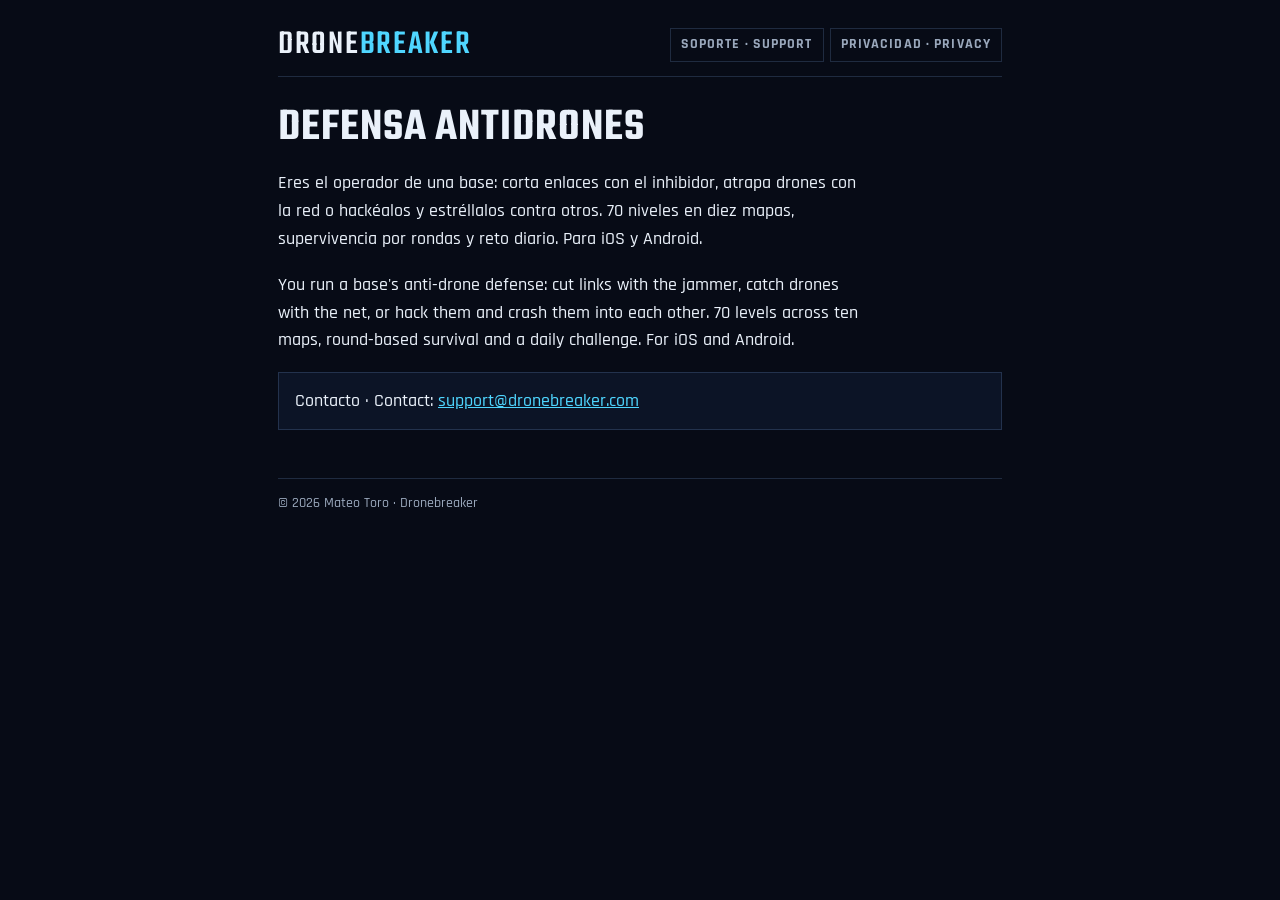
<file: index.html>
<!doctype html>
<html lang="es">
<head>
<meta charset="utf-8">
<meta name="viewport" content="width=device-width, initial-scale=1">
<title>Dronebreaker</title>
<meta name="description" content="Dronebreaker: juego de defensa antidrones para iOS y Android.">
<link rel="preconnect" href="https://fonts.googleapis.com">
<link rel="stylesheet" href="https://fonts.googleapis.com/css2?family=Teko:wght@600&family=Rajdhani:wght@500;700&display=swap">
<link rel="stylesheet" href="style.css">
</head>
<body>
<div class="wrap">
<header>
  <a class="brand" href="./">Drone<span>breaker</span></a>
  <nav>
    <a href="support/">Soporte · Support</a>
    <a href="privacy/">Privacidad · Privacy</a>
  </nav>
</header>
<main>
  <h1>Defensa antidrones</h1>
  <p>Eres el operador de una base: corta enlaces con el inhibidor, atrapa drones con la red o hackéalos y estréllalos contra otros. 70 niveles en diez mapas, supervivencia por rondas y reto diario. Para iOS y Android.</p>
  <p lang="en">You run a base's anti-drone defense: cut links with the jammer, catch drones with the net, or hack them and crash them into each other. 70 levels across ten maps, round-based survival and a daily challenge. For iOS and Android.</p>
  <div class="box"><p>Contacto · Contact: <a href="mailto:support@dronebreaker.com">support@dronebreaker.com</a></p></div>
</main>
<footer>© 2026 Mateo Toro · Dronebreaker</footer>
</div>
</body>
</html>
</file>
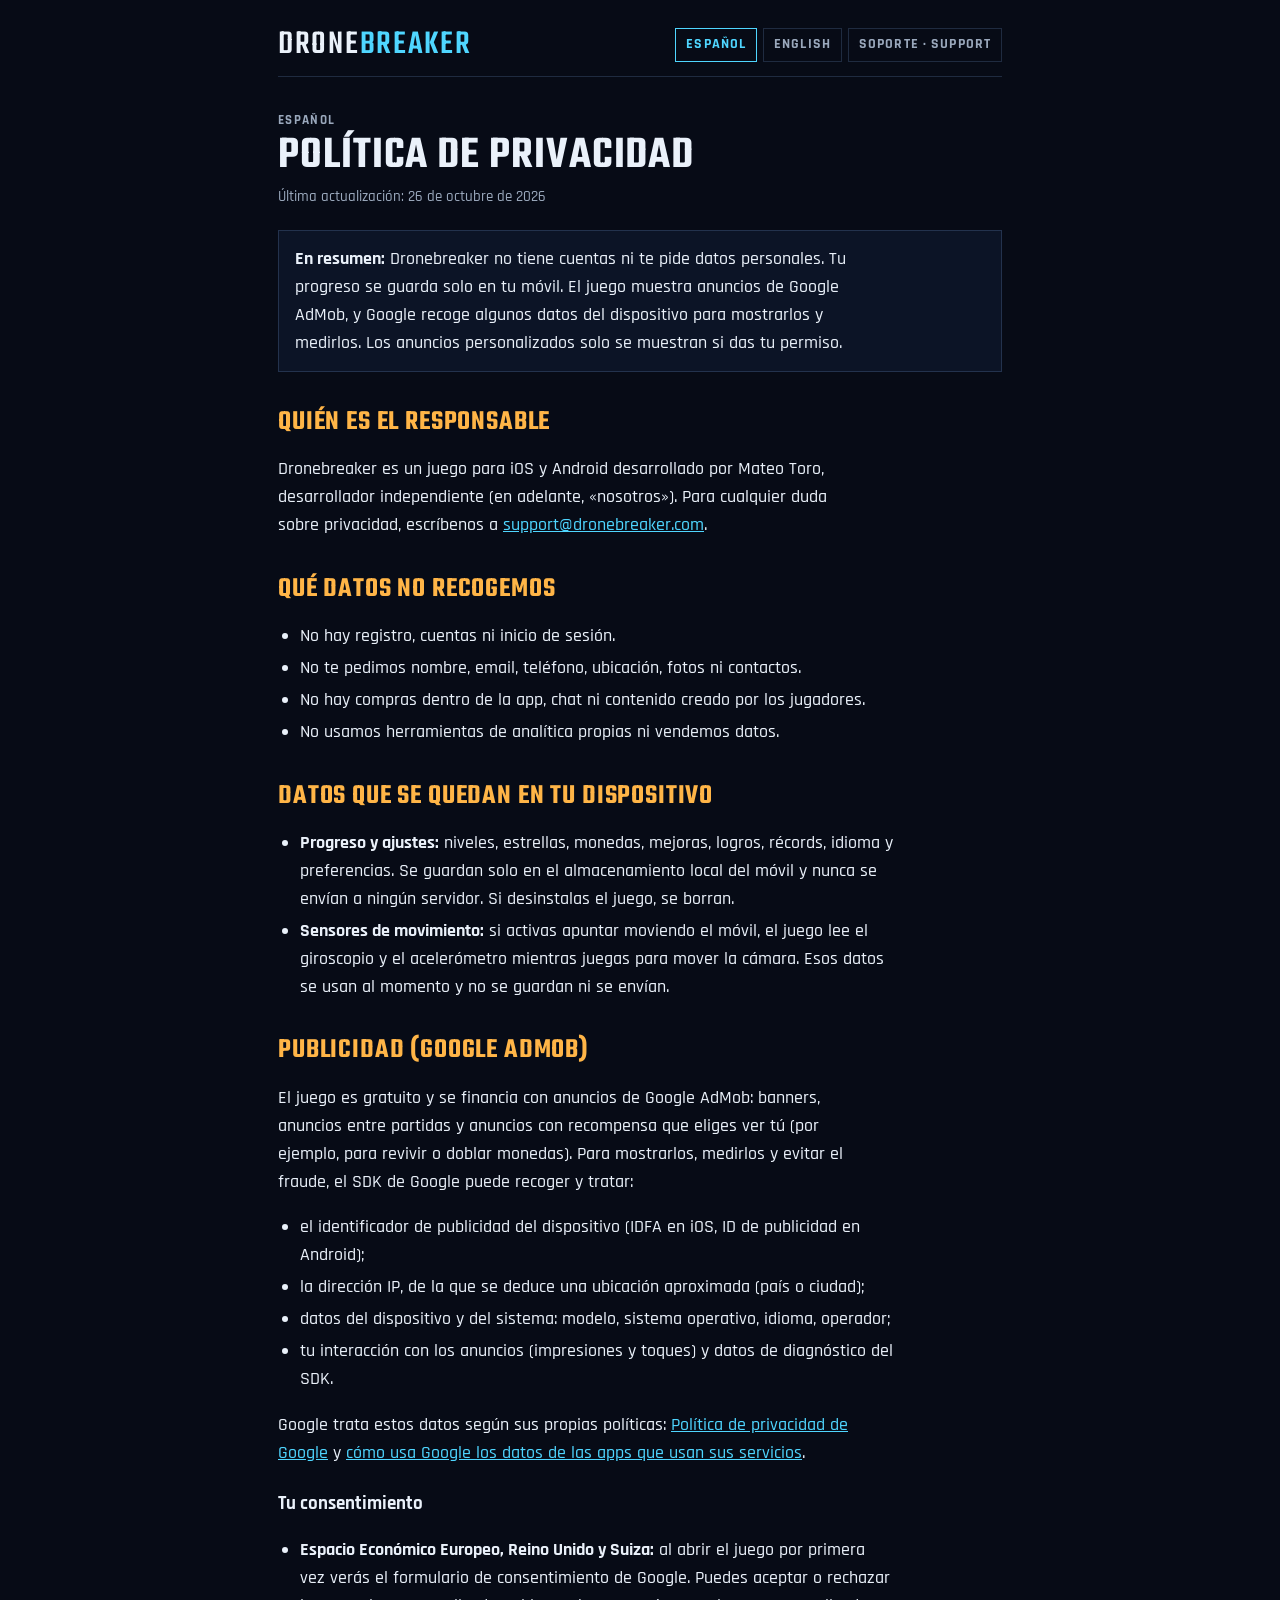
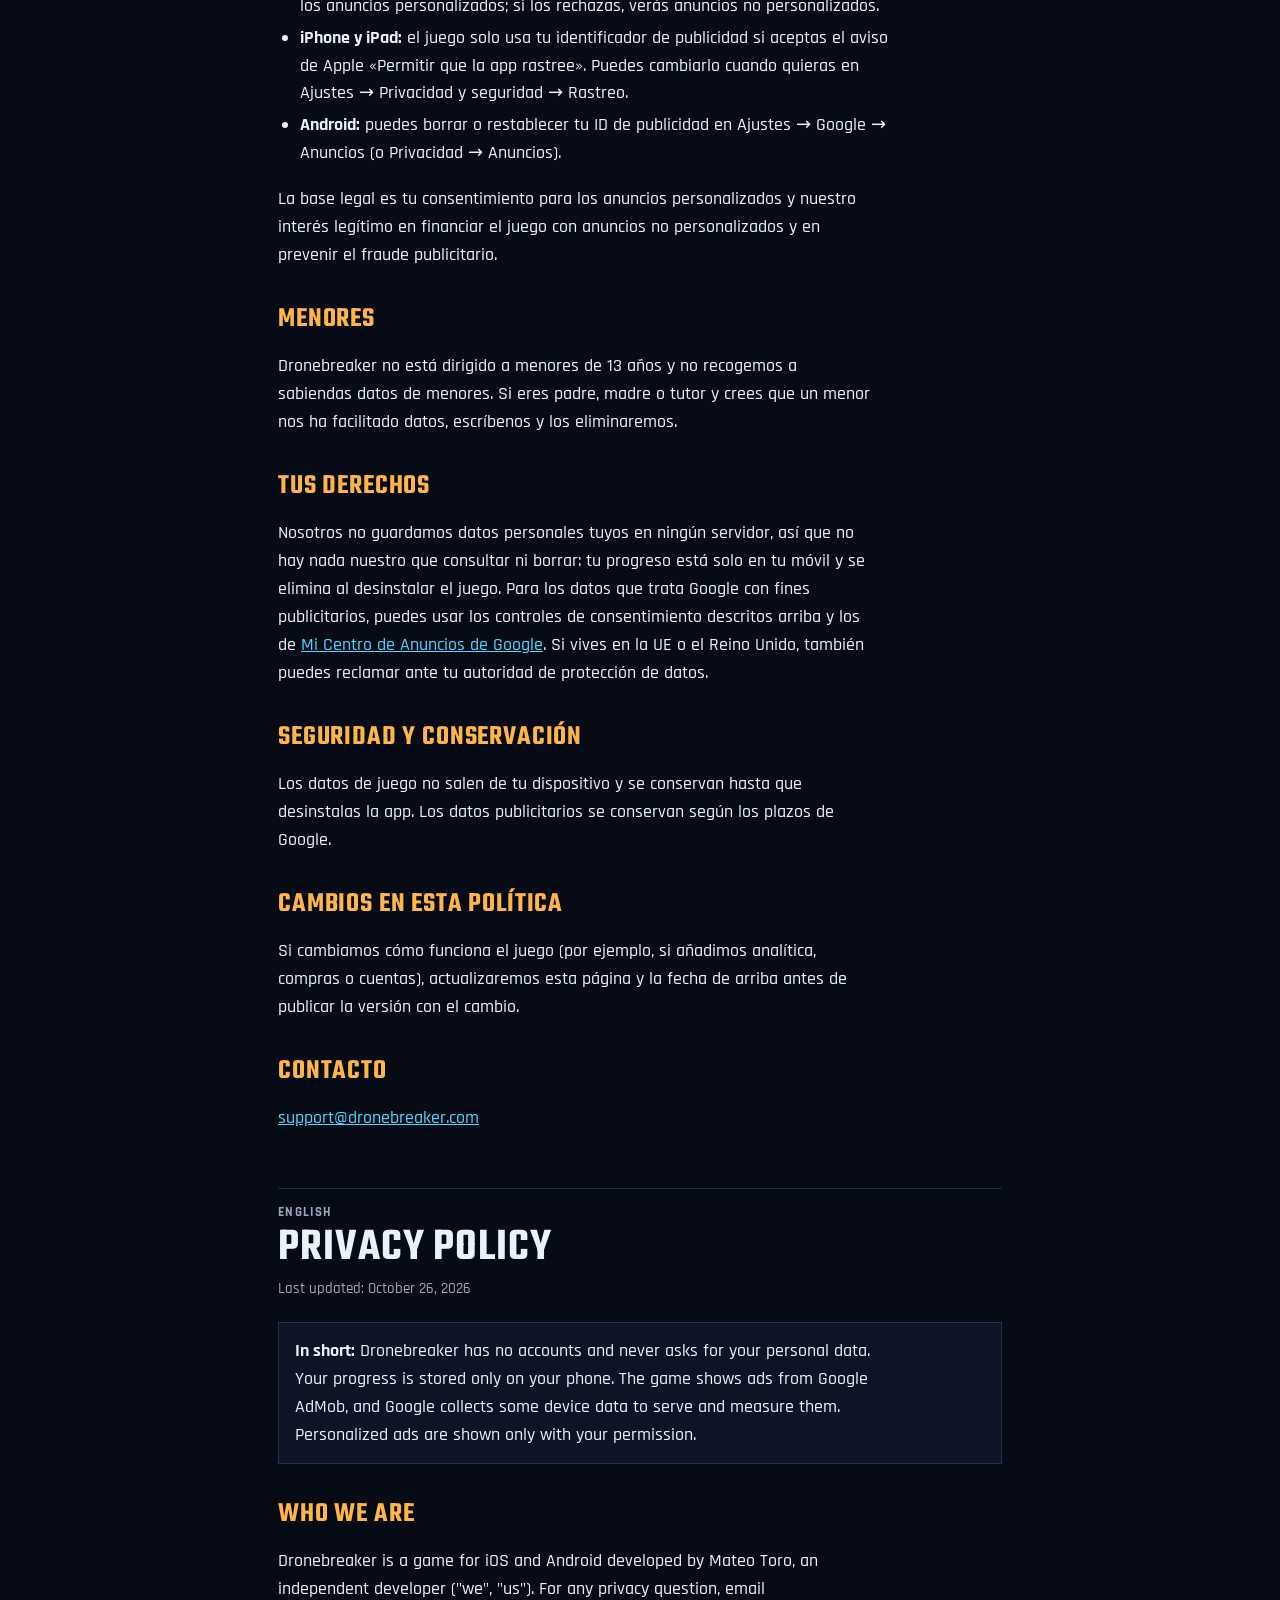
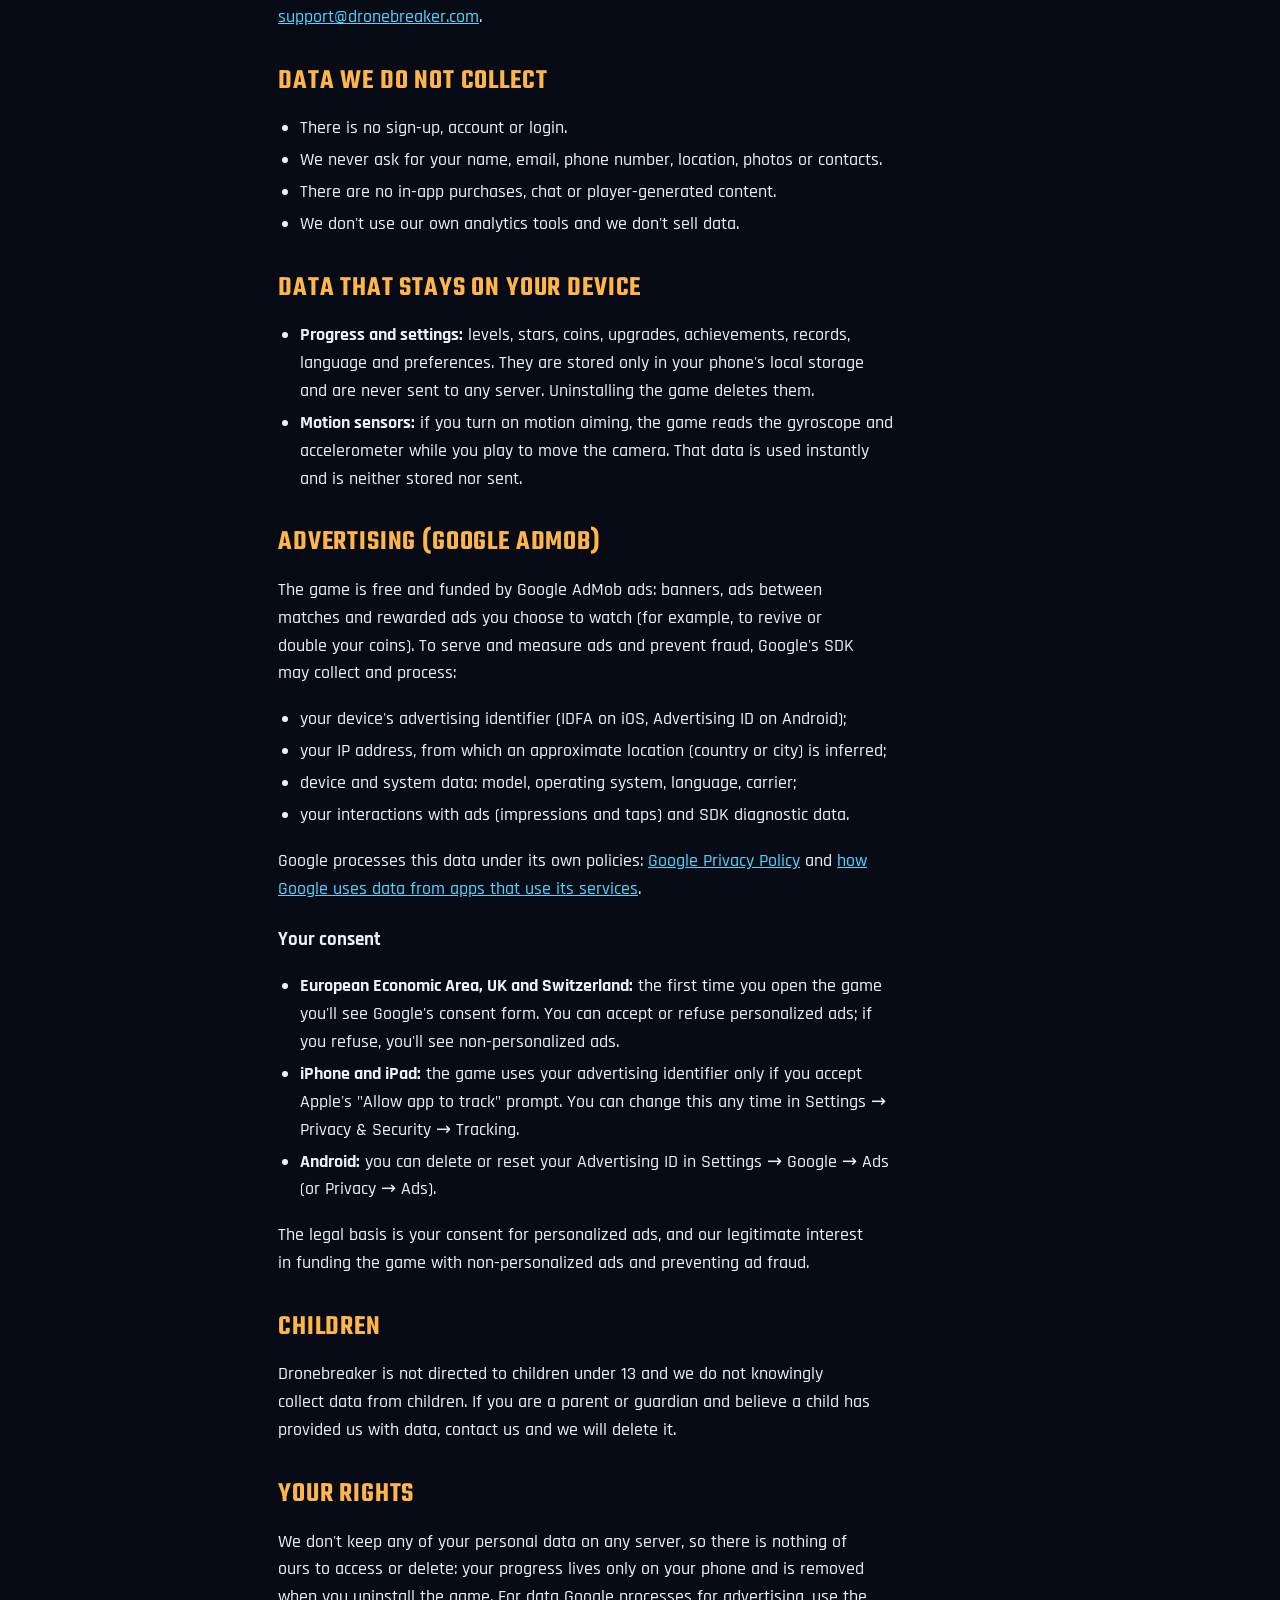
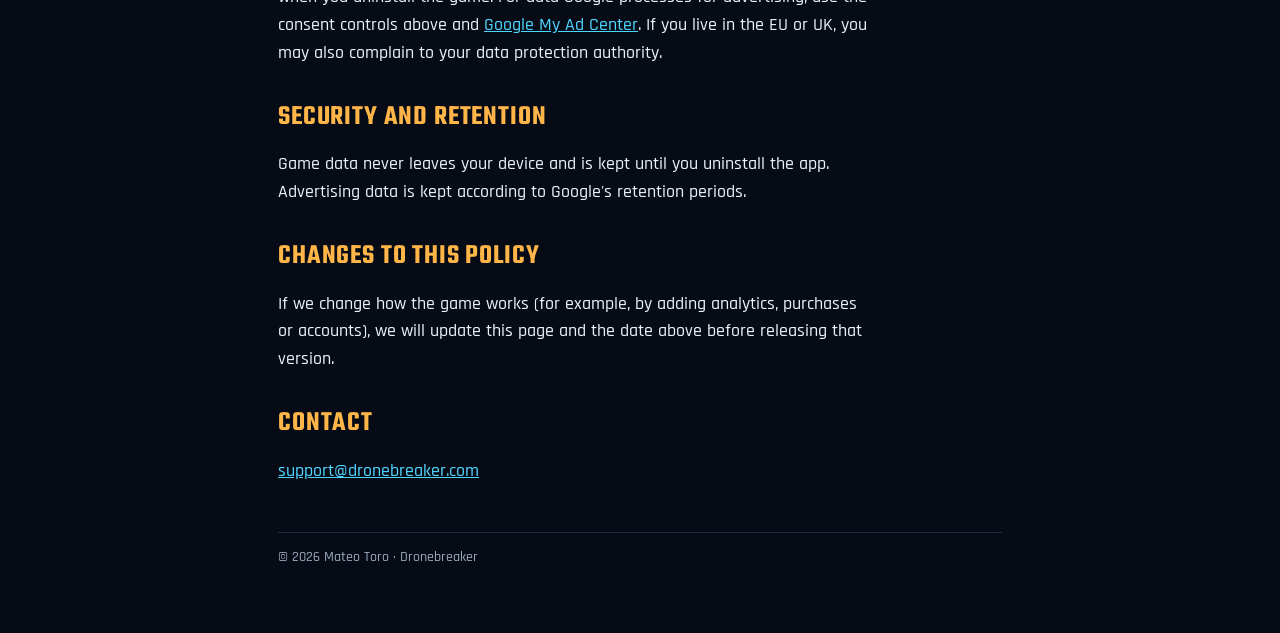
<file: privacy/index.html>
<!doctype html>
<html lang="es">
<head>
<meta charset="utf-8">
<meta name="viewport" content="width=device-width, initial-scale=1">
<title>Dronebreaker · Política de privacidad</title>
<meta name="description" content="Política de privacidad del juego Dronebreaker para iOS y Android.">
<link rel="preconnect" href="https://fonts.googleapis.com">
<link rel="stylesheet" href="https://fonts.googleapis.com/css2?family=Teko:wght@600&family=Rajdhani:wght@500;700&display=swap">
<link rel="stylesheet" href="../style.css">
</head>
<body>
<div class="wrap">
<header>
  <a class="brand" href="../">Drone<span>breaker</span></a>
  <nav>
    <a href="#es" aria-current="page">Español</a>
    <a href="#en">English</a>
    <a href="../support/">Soporte · Support</a>
  </nav>
</header>

<main>
<section id="es" lang="es">
<span class="lang">Español</span>
<h1>Política de privacidad</h1>
<p class="meta">Última actualización: 26 de octubre de 2026</p>

<div class="box"><p><b>En resumen:</b> Dronebreaker no tiene cuentas ni te pide datos personales. Tu progreso se guarda solo en tu móvil. El juego muestra anuncios de Google AdMob, y Google recoge algunos datos del dispositivo para mostrarlos y medirlos. Los anuncios personalizados solo se muestran si das tu permiso.</p></div>

<h2>Quién es el responsable</h2>
<p>Dronebreaker es un juego para iOS y Android desarrollado por Mateo Toro, desarrollador independiente (en adelante, «nosotros»). Para cualquier duda sobre privacidad, escríbenos a <a href="mailto:support@dronebreaker.com">support@dronebreaker.com</a>.</p>

<h2>Qué datos no recogemos</h2>
<ul>
  <li>No hay registro, cuentas ni inicio de sesión.</li>
  <li>No te pedimos nombre, email, teléfono, ubicación, fotos ni contactos.</li>
  <li>No hay compras dentro de la app, chat ni contenido creado por los jugadores.</li>
  <li>No usamos herramientas de analítica propias ni vendemos datos.</li>
</ul>

<h2>Datos que se quedan en tu dispositivo</h2>
<ul>
  <li><b>Progreso y ajustes:</b> niveles, estrellas, monedas, mejoras, logros, récords, idioma y preferencias. Se guardan solo en el almacenamiento local del móvil y nunca se envían a ningún servidor. Si desinstalas el juego, se borran.</li>
  <li><b>Sensores de movimiento:</b> si activas apuntar moviendo el móvil, el juego lee el giroscopio y el acelerómetro mientras juegas para mover la cámara. Esos datos se usan al momento y no se guardan ni se envían.</li>
</ul>

<h2>Publicidad (Google AdMob)</h2>
<p>El juego es gratuito y se financia con anuncios de Google AdMob: banners, anuncios entre partidas y anuncios con recompensa que eliges ver tú (por ejemplo, para revivir o doblar monedas). Para mostrarlos, medirlos y evitar el fraude, el SDK de Google puede recoger y tratar:</p>
<ul>
  <li>el identificador de publicidad del dispositivo (IDFA en iOS, ID de publicidad en Android);</li>
  <li>la dirección IP, de la que se deduce una ubicación aproximada (país o ciudad);</li>
  <li>datos del dispositivo y del sistema: modelo, sistema operativo, idioma, operador;</li>
  <li>tu interacción con los anuncios (impresiones y toques) y datos de diagnóstico del SDK.</li>
</ul>
<p>Google trata estos datos según sus propias políticas: <a href="https://policies.google.com/privacy" rel="noopener">Política de privacidad de Google</a> y <a href="https://policies.google.com/technologies/partner-sites" rel="noopener">cómo usa Google los datos de las apps que usan sus servicios</a>.</p>

<h3>Tu consentimiento</h3>
<ul>
  <li><b>Espacio Económico Europeo, Reino Unido y Suiza:</b> al abrir el juego por primera vez verás el formulario de consentimiento de Google. Puedes aceptar o rechazar los anuncios personalizados; si los rechazas, verás anuncios no personalizados.</li>
  <li><b>iPhone y iPad:</b> el juego solo usa tu identificador de publicidad si aceptas el aviso de Apple «Permitir que la app rastree». Puedes cambiarlo cuando quieras en Ajustes → Privacidad y seguridad → Rastreo.</li>
  <li><b>Android:</b> puedes borrar o restablecer tu ID de publicidad en Ajustes → Google → Anuncios (o Privacidad → Anuncios).</li>
</ul>
<p>La base legal es tu consentimiento para los anuncios personalizados y nuestro interés legítimo en financiar el juego con anuncios no personalizados y en prevenir el fraude publicitario.</p>

<h2>Menores</h2>
<p>Dronebreaker no está dirigido a menores de 13 años y no recogemos a sabiendas datos de menores. Si eres padre, madre o tutor y crees que un menor nos ha facilitado datos, escríbenos y los eliminaremos.</p>

<h2>Tus derechos</h2>
<p>Nosotros no guardamos datos personales tuyos en ningún servidor, así que no hay nada nuestro que consultar ni borrar: tu progreso está solo en tu móvil y se elimina al desinstalar el juego. Para los datos que trata Google con fines publicitarios, puedes usar los controles de consentimiento descritos arriba y los de <a href="https://myadcenter.google.com" rel="noopener">Mi Centro de Anuncios de Google</a>. Si vives en la UE o el Reino Unido, también puedes reclamar ante tu autoridad de protección de datos.</p>

<h2>Seguridad y conservación</h2>
<p>Los datos de juego no salen de tu dispositivo y se conservan hasta que desinstalas la app. Los datos publicitarios se conservan según los plazos de Google.</p>

<h2>Cambios en esta política</h2>
<p>Si cambiamos cómo funciona el juego (por ejemplo, si añadimos analítica, compras o cuentas), actualizaremos esta página y la fecha de arriba antes de publicar la versión con el cambio.</p>

<h2>Contacto</h2>
<p><a href="mailto:support@dronebreaker.com">support@dronebreaker.com</a></p>
</section>

<hr>

<section id="en" lang="en">
<span class="lang">English</span>
<h1>Privacy Policy</h1>
<p class="meta">Last updated: October 26, 2026</p>

<div class="box"><p><b>In short:</b> Dronebreaker has no accounts and never asks for your personal data. Your progress is stored only on your phone. The game shows ads from Google AdMob, and Google collects some device data to serve and measure them. Personalized ads are shown only with your permission.</p></div>

<h2>Who we are</h2>
<p>Dronebreaker is a game for iOS and Android developed by Mateo Toro, an independent developer ("we", "us"). For any privacy question, email <a href="mailto:support@dronebreaker.com">support@dronebreaker.com</a>.</p>

<h2>Data we do not collect</h2>
<ul>
  <li>There is no sign-up, account or login.</li>
  <li>We never ask for your name, email, phone number, location, photos or contacts.</li>
  <li>There are no in-app purchases, chat or player-generated content.</li>
  <li>We don't use our own analytics tools and we don't sell data.</li>
</ul>

<h2>Data that stays on your device</h2>
<ul>
  <li><b>Progress and settings:</b> levels, stars, coins, upgrades, achievements, records, language and preferences. They are stored only in your phone's local storage and are never sent to any server. Uninstalling the game deletes them.</li>
  <li><b>Motion sensors:</b> if you turn on motion aiming, the game reads the gyroscope and accelerometer while you play to move the camera. That data is used instantly and is neither stored nor sent.</li>
</ul>

<h2>Advertising (Google AdMob)</h2>
<p>The game is free and funded by Google AdMob ads: banners, ads between matches and rewarded ads you choose to watch (for example, to revive or double your coins). To serve and measure ads and prevent fraud, Google's SDK may collect and process:</p>
<ul>
  <li>your device's advertising identifier (IDFA on iOS, Advertising ID on Android);</li>
  <li>your IP address, from which an approximate location (country or city) is inferred;</li>
  <li>device and system data: model, operating system, language, carrier;</li>
  <li>your interactions with ads (impressions and taps) and SDK diagnostic data.</li>
</ul>
<p>Google processes this data under its own policies: <a href="https://policies.google.com/privacy" rel="noopener">Google Privacy Policy</a> and <a href="https://policies.google.com/technologies/partner-sites" rel="noopener">how Google uses data from apps that use its services</a>.</p>

<h3>Your consent</h3>
<ul>
  <li><b>European Economic Area, UK and Switzerland:</b> the first time you open the game you'll see Google's consent form. You can accept or refuse personalized ads; if you refuse, you'll see non-personalized ads.</li>
  <li><b>iPhone and iPad:</b> the game uses your advertising identifier only if you accept Apple's "Allow app to track" prompt. You can change this any time in Settings → Privacy &amp; Security → Tracking.</li>
  <li><b>Android:</b> you can delete or reset your Advertising ID in Settings → Google → Ads (or Privacy → Ads).</li>
</ul>
<p>The legal basis is your consent for personalized ads, and our legitimate interest in funding the game with non-personalized ads and preventing ad fraud.</p>

<h2>Children</h2>
<p>Dronebreaker is not directed to children under 13 and we do not knowingly collect data from children. If you are a parent or guardian and believe a child has provided us with data, contact us and we will delete it.</p>

<h2>Your rights</h2>
<p>We don't keep any of your personal data on any server, so there is nothing of ours to access or delete: your progress lives only on your phone and is removed when you uninstall the game. For data Google processes for advertising, use the consent controls above and <a href="https://myadcenter.google.com" rel="noopener">Google My Ad Center</a>. If you live in the EU or UK, you may also complain to your data protection authority.</p>

<h2>Security and retention</h2>
<p>Game data never leaves your device and is kept until you uninstall the app. Advertising data is kept according to Google's retention periods.</p>

<h2>Changes to this policy</h2>
<p>If we change how the game works (for example, by adding analytics, purchases or accounts), we will update this page and the date above before releasing that version.</p>

<h2>Contact</h2>
<p><a href="mailto:support@dronebreaker.com">support@dronebreaker.com</a></p>
</section>
</main>

<footer>© 2026 Mateo Toro · Dronebreaker</footer>
</div>
</body>
</html>
</file>
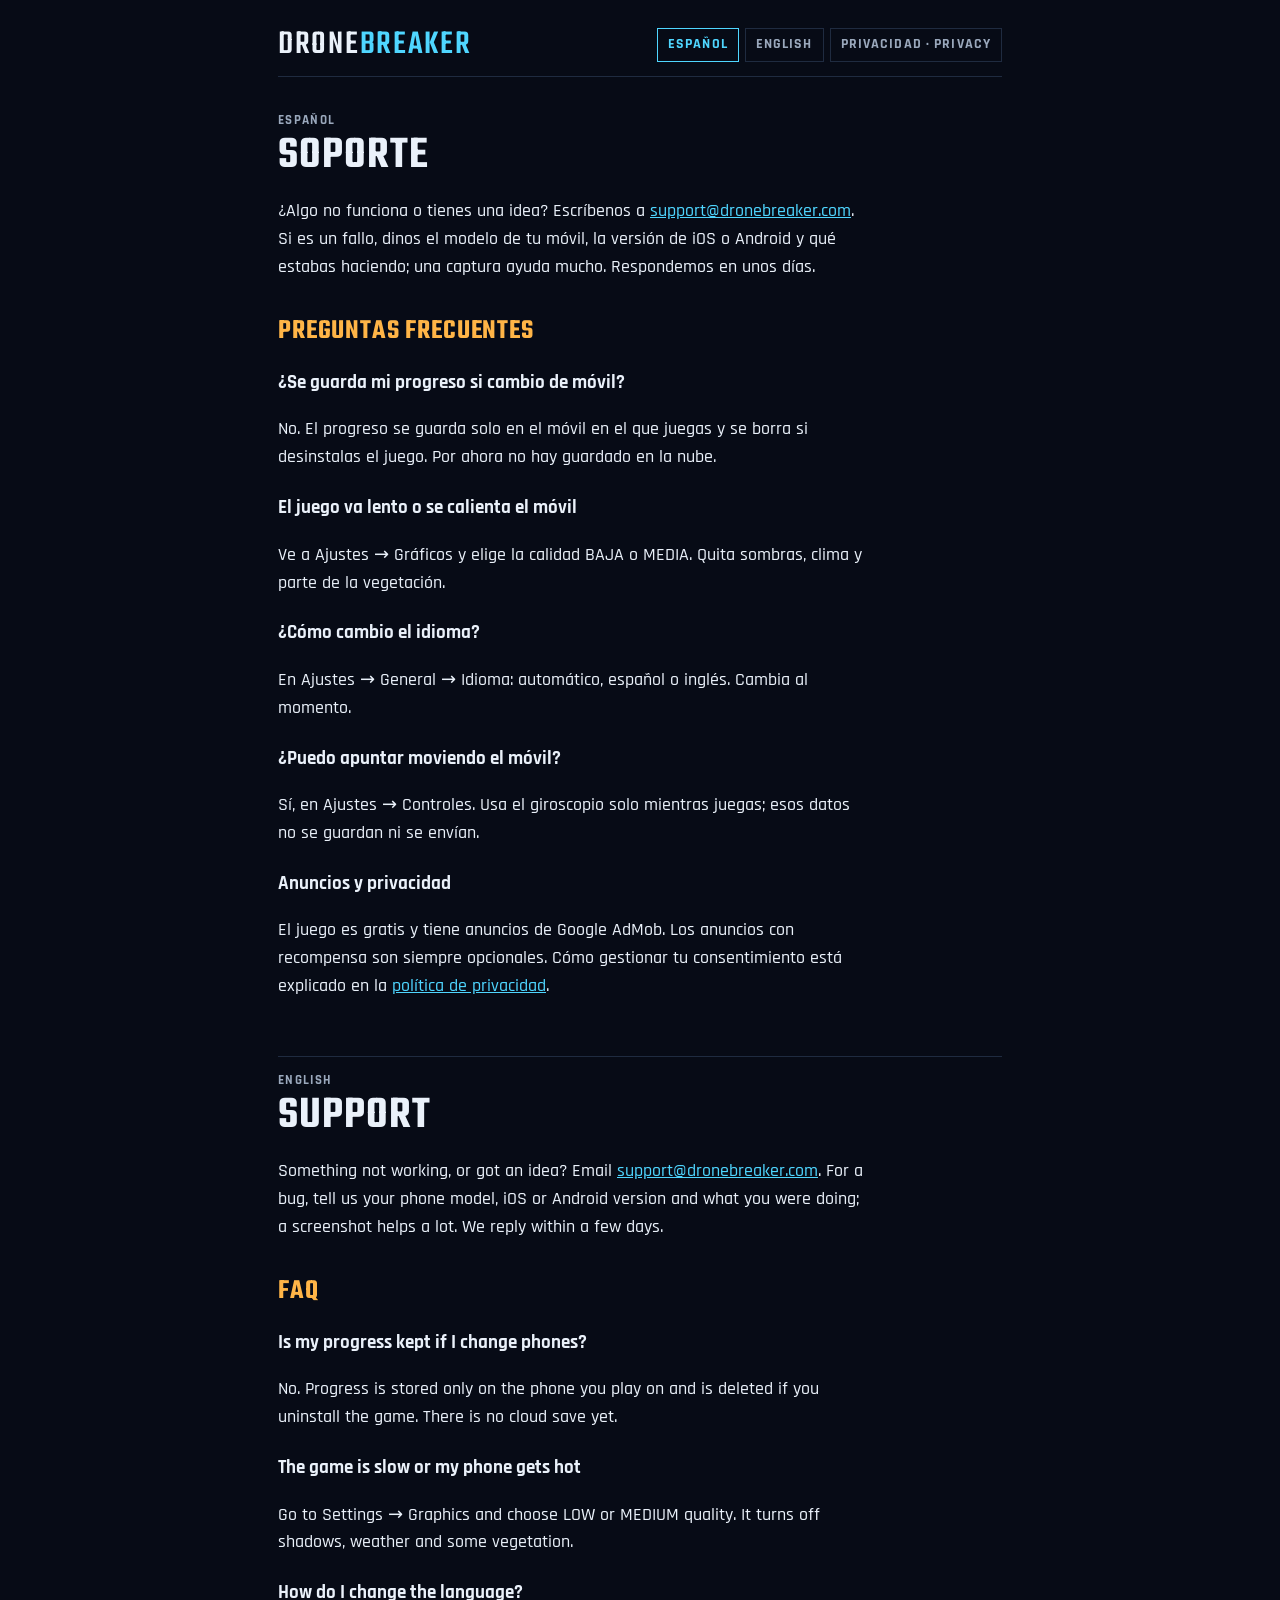
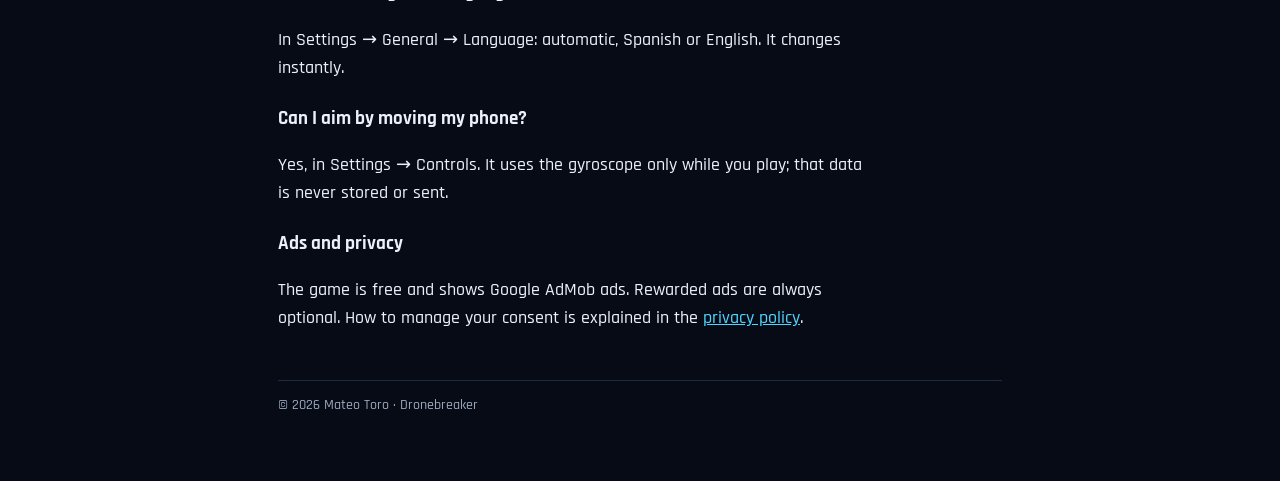
<file: support/index.html>
<!doctype html>
<html lang="es">
<head>
<meta charset="utf-8">
<meta name="viewport" content="width=device-width, initial-scale=1">
<title>Dronebreaker · Soporte</title>
<meta name="description" content="Ayuda y contacto del juego Dronebreaker.">
<link rel="preconnect" href="https://fonts.googleapis.com">
<link rel="stylesheet" href="https://fonts.googleapis.com/css2?family=Teko:wght@600&family=Rajdhani:wght@500;700&display=swap">
<link rel="stylesheet" href="../style.css">
</head>
<body>
<div class="wrap">
<header>
  <a class="brand" href="../">Drone<span>breaker</span></a>
  <nav>
    <a href="#es" aria-current="page">Español</a>
    <a href="#en">English</a>
    <a href="../privacy/">Privacidad · Privacy</a>
  </nav>
</header>

<main>
<section id="es" lang="es">
<span class="lang">Español</span>
<h1>Soporte</h1>
<p>¿Algo no funciona o tienes una idea? Escríbenos a <a href="mailto:support@dronebreaker.com">support@dronebreaker.com</a>. Si es un fallo, dinos el modelo de tu móvil, la versión de iOS o Android y qué estabas haciendo; una captura ayuda mucho. Respondemos en unos días.</p>

<h2>Preguntas frecuentes</h2>
<h3>¿Se guarda mi progreso si cambio de móvil?</h3>
<p>No. El progreso se guarda solo en el móvil en el que juegas y se borra si desinstalas el juego. Por ahora no hay guardado en la nube.</p>
<h3>El juego va lento o se calienta el móvil</h3>
<p>Ve a Ajustes → Gráficos y elige la calidad BAJA o MEDIA. Quita sombras, clima y parte de la vegetación.</p>
<h3>¿Cómo cambio el idioma?</h3>
<p>En Ajustes → General → Idioma: automático, español o inglés. Cambia al momento.</p>
<h3>¿Puedo apuntar moviendo el móvil?</h3>
<p>Sí, en Ajustes → Controles. Usa el giroscopio solo mientras juegas; esos datos no se guardan ni se envían.</p>
<h3>Anuncios y privacidad</h3>
<p>El juego es gratis y tiene anuncios de Google AdMob. Los anuncios con recompensa son siempre opcionales. Cómo gestionar tu consentimiento está explicado en la <a href="../privacy/">política de privacidad</a>.</p>
</section>

<hr>

<section id="en" lang="en">
<span class="lang">English</span>
<h1>Support</h1>
<p>Something not working, or got an idea? Email <a href="mailto:support@dronebreaker.com">support@dronebreaker.com</a>. For a bug, tell us your phone model, iOS or Android version and what you were doing; a screenshot helps a lot. We reply within a few days.</p>

<h2>FAQ</h2>
<h3>Is my progress kept if I change phones?</h3>
<p>No. Progress is stored only on the phone you play on and is deleted if you uninstall the game. There is no cloud save yet.</p>
<h3>The game is slow or my phone gets hot</h3>
<p>Go to Settings → Graphics and choose LOW or MEDIUM quality. It turns off shadows, weather and some vegetation.</p>
<h3>How do I change the language?</h3>
<p>In Settings → General → Language: automatic, Spanish or English. It changes instantly.</p>
<h3>Can I aim by moving my phone?</h3>
<p>Yes, in Settings → Controls. It uses the gyroscope only while you play; that data is never stored or sent.</p>
<h3>Ads and privacy</h3>
<p>The game is free and shows Google AdMob ads. Rewarded ads are always optional. How to manage your consent is explained in the <a href="../privacy/#en">privacy policy</a>.</p>
</section>
</main>

<footer>© 2026 Mateo Toro · Dronebreaker</footer>
</div>
</body>
</html>
</file>
<file: style.css>
/* Dronebreaker · páginas legales. Paleta y tipos del propio juego. */
:root {
  color-scheme: dark;
  --bg: #070B16;
  --panel: #0C1426;
  --line: rgba(140, 190, 255, 0.18);
  --text: #EAF1FA;
  --muted: #9AA8BC;
  --cyan: #4FD6FF;
  --amber: #FFB547;
  --display: 'Teko', 'Arial Narrow', sans-serif;
  --body: 'Rajdhani', 'Segoe UI', system-ui, sans-serif;
}
* { box-sizing: border-box; }
html { -webkit-text-size-adjust: 100%; }
body { margin: 0; background: var(--bg); color: var(--text); font-family: var(--body); font-size: 18px; line-height: 1.55; font-weight: 500; }
.wrap { max-width: 760px; margin: 0 auto; padding: 28px 18px 64px; }
header { display: flex; align-items: center; justify-content: space-between; gap: 12px; flex-wrap: wrap; border-bottom: 1px solid var(--line); padding-bottom: 14px; margin-bottom: 28px; }
.brand { font-family: var(--display); font-size: 34px; line-height: 1; letter-spacing: 0.05em; text-transform: uppercase; color: var(--text); text-decoration: none; }
.brand span { color: var(--cyan); }
nav { display: flex; gap: 6px; flex-wrap: wrap; }
nav a { font-size: 14px; font-weight: 700; letter-spacing: 0.08em; text-transform: uppercase; color: var(--muted); text-decoration: none; border: 1px solid var(--line); padding: 5px 10px; }
nav a:hover, nav a[aria-current] { color: var(--cyan); border-color: var(--cyan); }
h1 { font-family: var(--display); font-weight: 600; font-size: 46px; line-height: 1; letter-spacing: 0.02em; margin: 0 0 6px; text-transform: uppercase; text-wrap: balance; }
h2 { font-family: var(--display); font-weight: 600; font-size: 28px; line-height: 1.05; margin: 36px 0 8px; color: var(--amber); text-transform: uppercase; letter-spacing: 0.03em; text-wrap: balance; }
h3 { font-size: 19px; margin: 22px 0 4px; }
p, li { max-width: 66ch; }
ul { padding-left: 22px; }
li { margin: 4px 0; }
a { color: var(--cyan); }
.meta { color: var(--muted); font-size: 15px; margin: 0 0 22px; }
.lang { display: inline-block; font-size: 13px; font-weight: 700; letter-spacing: 0.1em; text-transform: uppercase; color: var(--muted); }
.box { border: 1px solid var(--line); background: var(--panel); padding: 14px 16px; margin: 18px 0; }
.box p { margin: 0; }
hr { border: 0; border-top: 1px solid var(--line); margin: 56px 0 8px; }
table { width: 100%; border-collapse: collapse; font-size: 16px; }
th, td { text-align: left; vertical-align: top; padding: 8px 10px; border-top: 1px solid var(--line); }
th { color: var(--muted); font-weight: 700; font-size: 13px; letter-spacing: 0.06em; text-transform: uppercase; }
.table { overflow-x: auto; }
footer { margin-top: 48px; color: var(--muted); font-size: 14px; border-top: 1px solid var(--line); padding-top: 14px; }
a:focus-visible { outline: 2px solid var(--cyan); outline-offset: 2px; }
</file>
